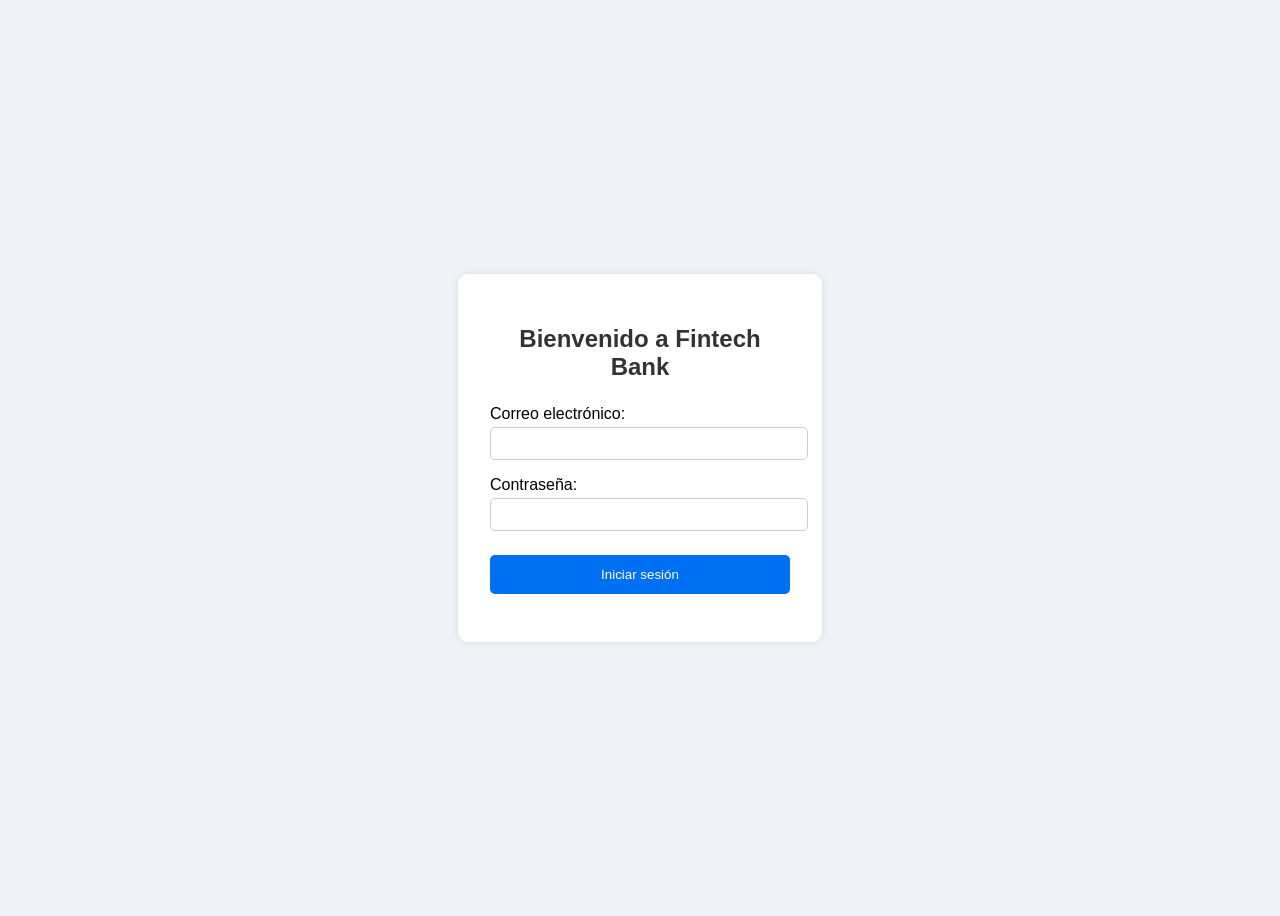
<file: index.html>
<!DOCTYPE html>
<html lang="es">
<head>
  <meta charset="UTF-8" />
  <meta name="viewport" content="width=device-width, initial-scale=1.0"/>
  <title>Login Fintech</title>
  <link rel="stylesheet" href="styles.css" />
</head>
<body>
  <div class="login-container">
    <h2>Bienvenido a Fintech Bank</h2>
    <form id="loginForm">
      <label for="email">Correo electrónico:</label>
      <input type="email" id="email" name="email" required />

      <label for="password">Contraseña:</label>
      <input type="password" id="password" name="password" required />

      <button type="submit">Iniciar sesión</button>
    </form>
    <p id="error" class="error"></p>
  </div>

  <script src="index.js"></script>
</body>
</html>
</file>
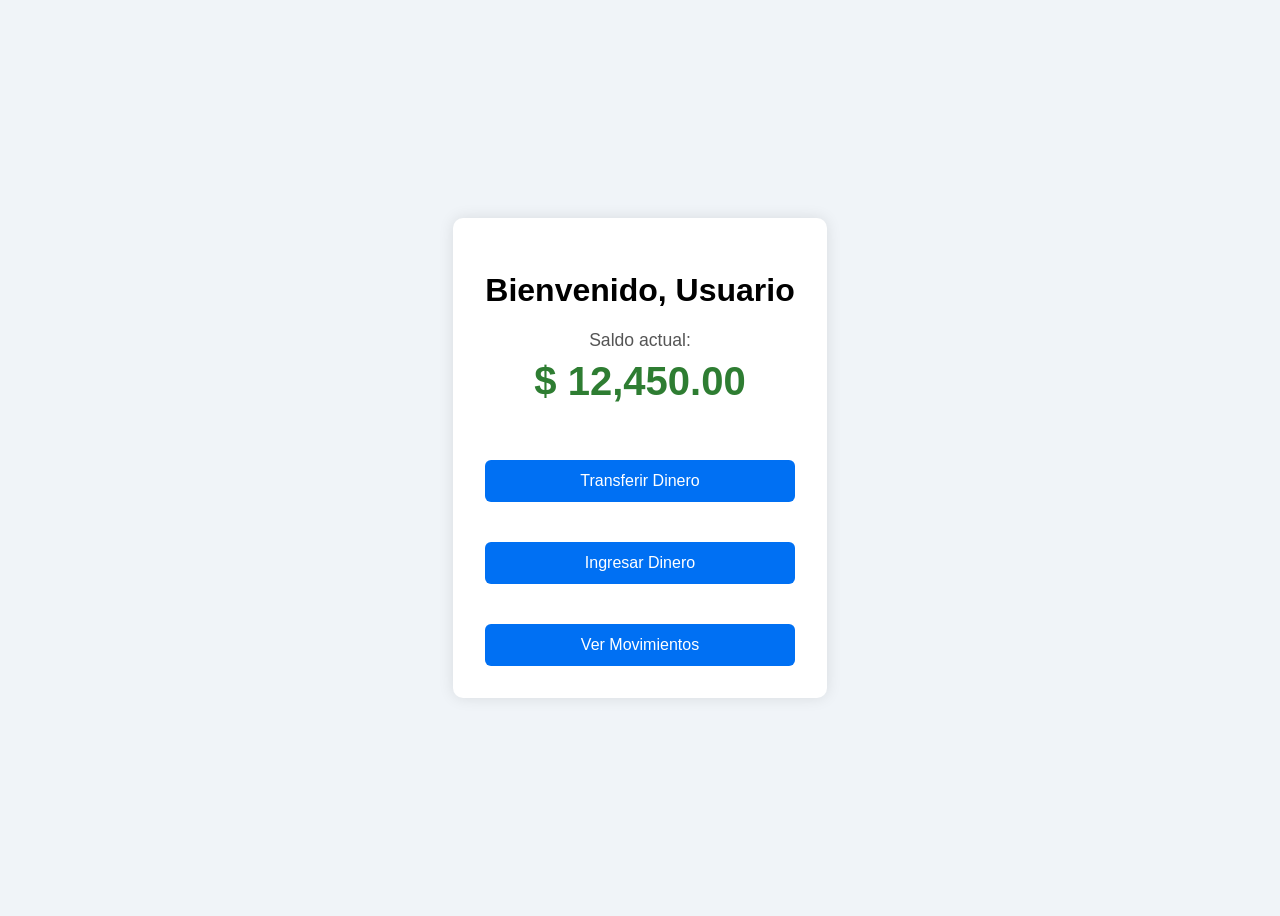
<file: dashboard.html>
<!DOCTYPE html>
<html lang="es">
<head>
  <meta charset="UTF-8" />
  <meta name="viewport" content="width=device-width, initial-scale=1.0"/>
  <title>Dashboard - Fintech</title>
  <link rel="stylesheet" href="styles.css" />
</head>
<body>
  <div class="dashboard-container">
    <h1>Bienvenido, Usuario</h1>

    <div class="balance">
      <p>Saldo actual:</p>
      <h2>$ <span id="saldo">12,450.00</span></h2>
    </div>

    <div class="actions">
      <button onclick="transferir()">Transferir Dinero</button>
      <button onclick="ingresar()">Ingresar Dinero</button>
      <button onclick="verMovimientos()">Ver Movimientos</button>
    </div>
  </div>

  <script>
    function transferir() {
      alert("Función de transferencia aún no implementada.");
    }

    function ingresar() {
      alert("Función para ingresar dinero aún no implementada.");
    }

    function verMovimientos() {
      alert("Mostrando movimientos recientes...");
    }
  </script>
</body>
</html>
</file>
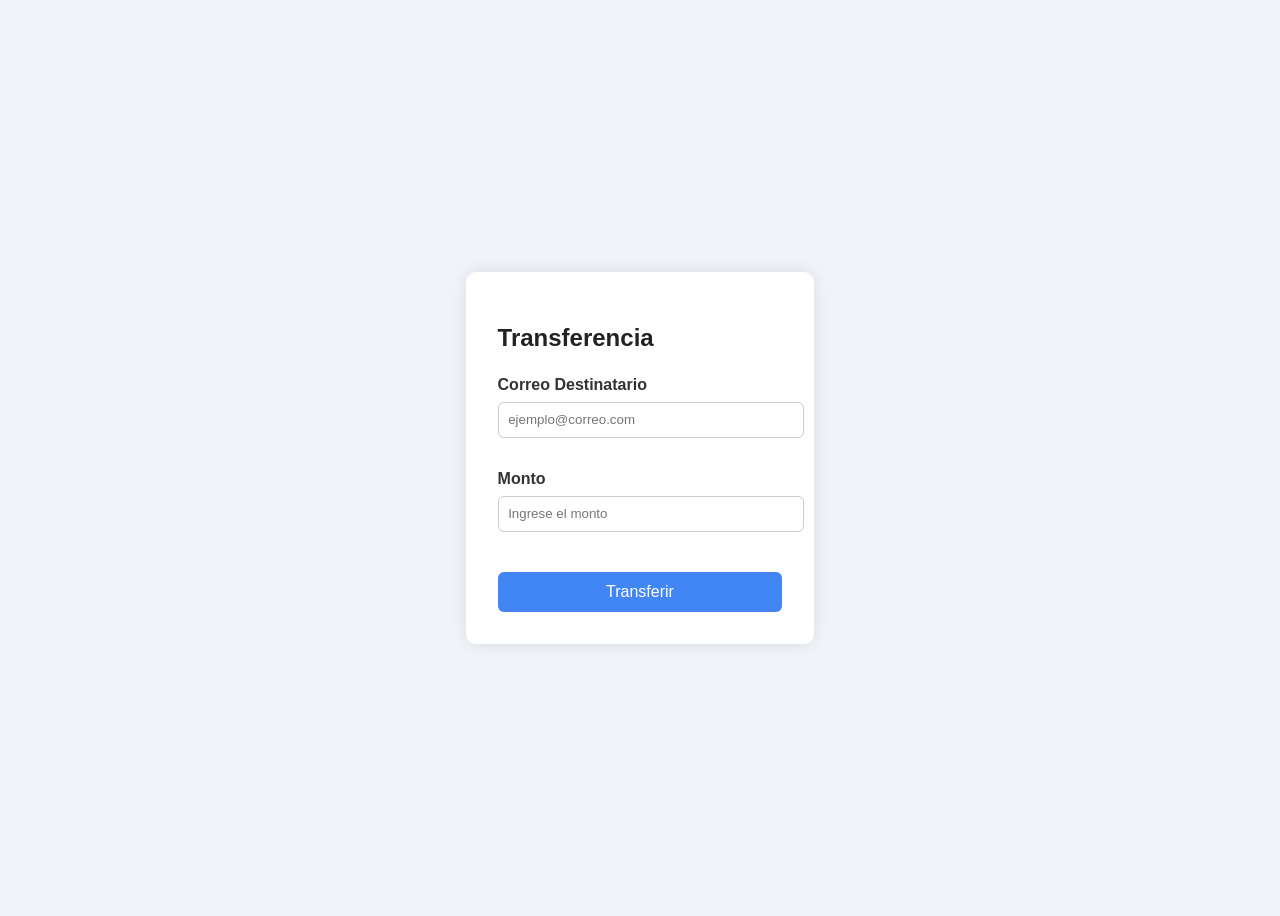
<file: transferencia.html>
<!DOCTYPE html>
<html lang="es">
<head>
  <meta charset="UTF-8" />
  <meta name="viewport" content="width=device-width, initial-scale=1.0"/>
  <title>Transferencia</title>
  <link rel="stylesheet" href="styles.css" />
</head>
<body>
  <div class="transfer-container">
    <h2>Transferencia</h2>

    <form id="transferForm">
      <label for="correo">Correo Destinatario</label>
      <input type="email" id="correo" placeholder="ejemplo@correo.com" required />

      <label for="monto">Monto</label>
      <input type="number" id="monto" placeholder="Ingrese el monto" required />

      <button type="submit">Transferir</button>
    </form>
  </div>

  <script>
    document.getElementById("transferForm").addEventListener("submit", function (e) {
      e.preventDefault();

      const correo = document.getElementById("correo").value;
      const monto = document.getElementById("monto").value;

      alert(Transferencia de $${monto} enviada a ${correo});
      // Aquí podrías hacer un fetch POST al backend en producción
    });
  </script>
</body>
</html>
</file>
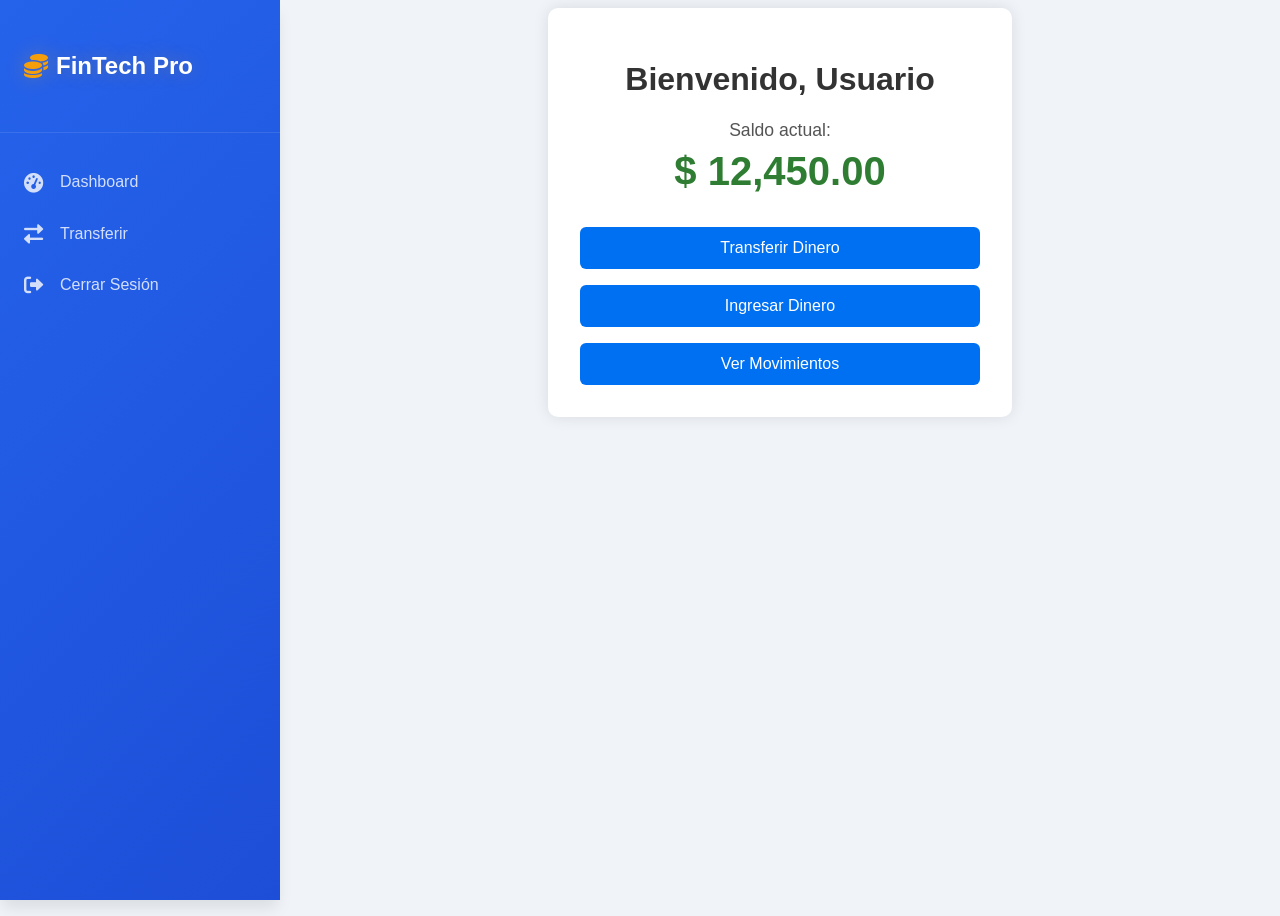
<file: front-end/pages/dashboard.html>
<!DOCTYPE html>
<html lang="es">
<head>
  <meta charset="UTF-8" />
  <meta name="viewport" content="width=device-width, initial-scale=1.0"/>
  <title>Dashboard - Fintech</title>
  <link rel="stylesheet" href="../styles/navbar.css" />
  <link rel="stylesheet" href="../styles/dashboard.css" />
  <link href="https://cdnjs.cloudflare.com/ajax/libs/font-awesome/6.0.0/css/all.min.css" rel="stylesheet">
</head>
<body>
  <!-- Navbar Vertical -->
  <nav class="sidebar">
    <div class="sidebar-header">
      <a href="home.html" class="logo-link">
        <h2><i class="fas fa-coins"></i> FinTech Pro</h2>
      </a>
    </div>
    <ul class="nav-menu">
      <li class="nav-item">
        <a href="dashboard.html" class="nav-link">
          <i class="fas fa-tachometer-alt"></i>
          <span>Dashboard</span>
        </a>
        <a href="transferencia.html" class="nav-link">
          <i class="fas fa-exchange-alt"></i>
          <span>Transferir</span>
        </a>
        <a href="login.html" class="nav-link">
          <i class="fas fa-sign-out-alt"></i>
          <span>Cerrar Sesión</span>
        </a>
      </li>
    </ul>
  </nav>
  <div class="content-with-navbar">
    <div class="dashboard-container">
    <h1>Bienvenido, Usuario</h1>

    <div class="balance">
      <p>Saldo actual:</p>
      <h2>$ <span id="saldo">12,450.00</span></h2>
    </div>

    <div class="actions">
      <button onclick="transferir()">Transferir Dinero</button>
      <button onclick="ingresar()">Ingresar Dinero</button>
      <button onclick="verMovimientos()">Ver Movimientos</button>
    </div>
    </div>
  </div>

  <script src="../scripts/dashboard.js"></script>
</body>
</html>
</file>
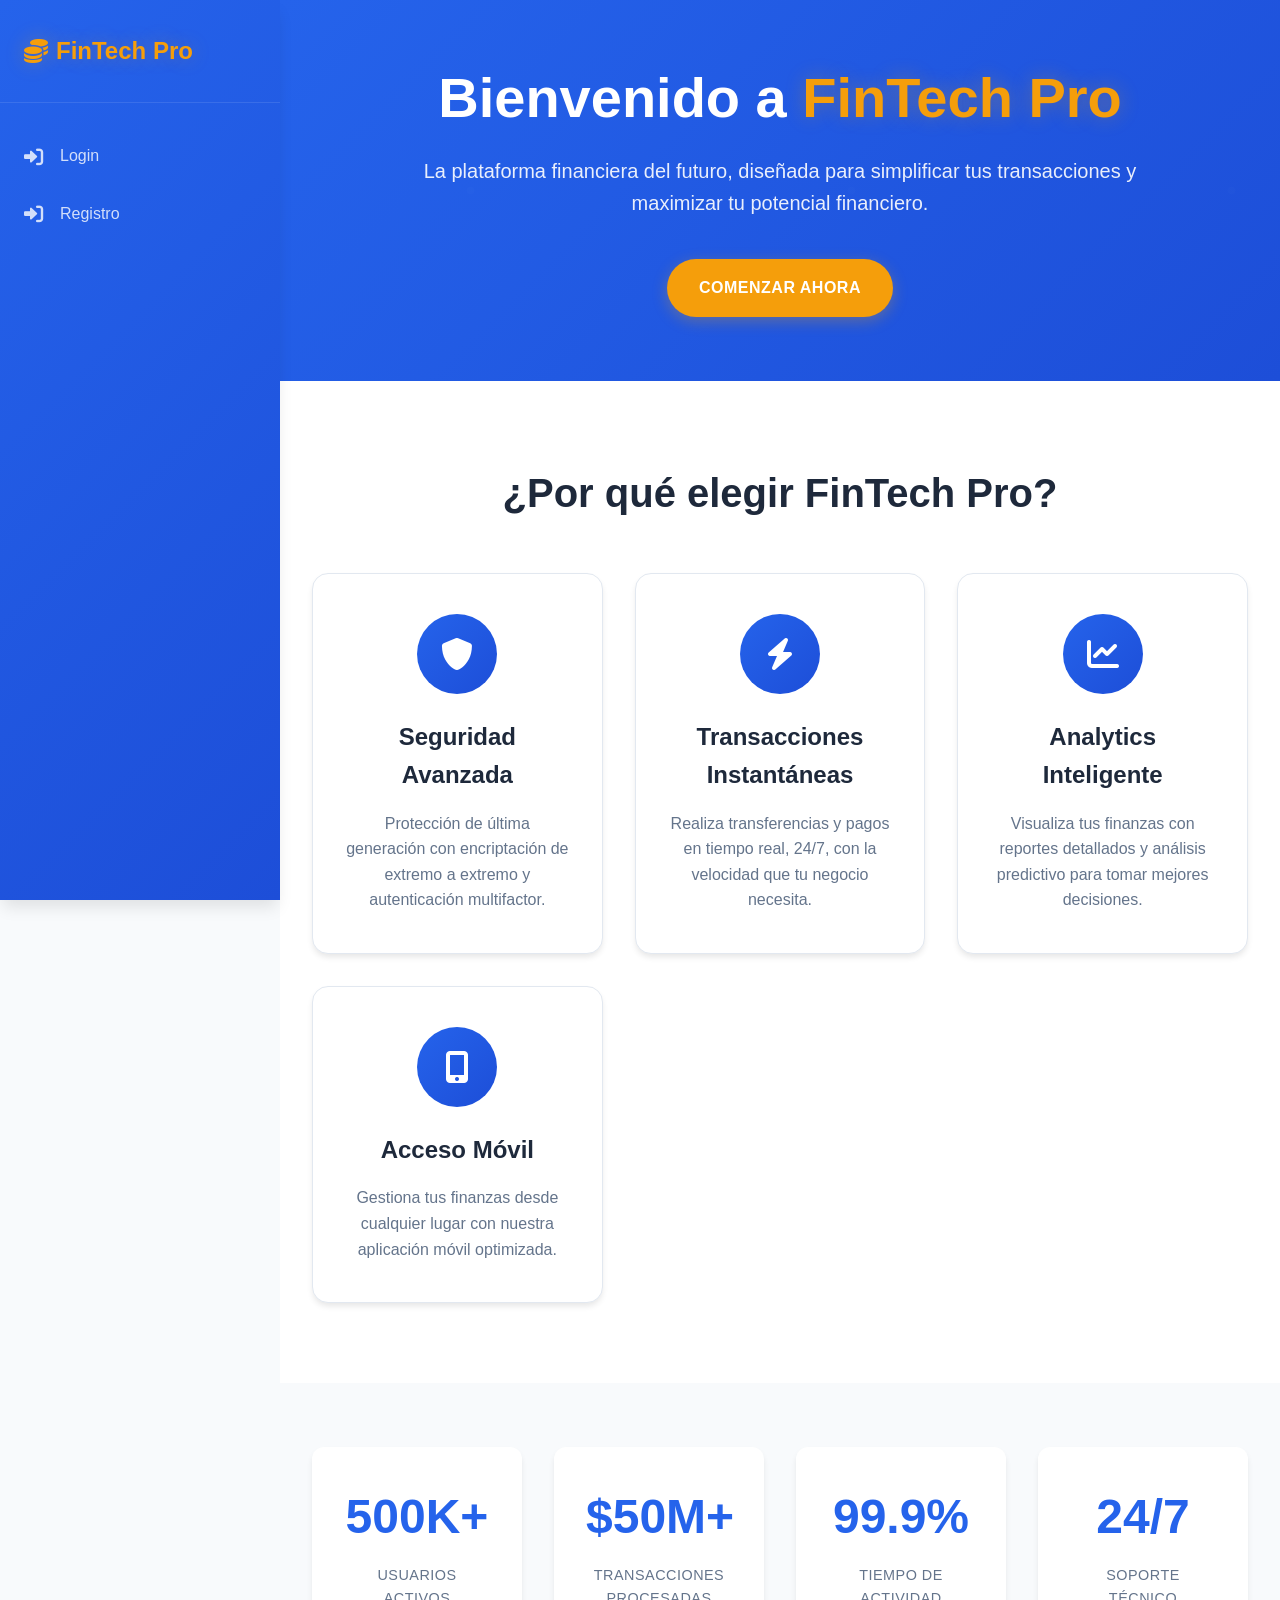
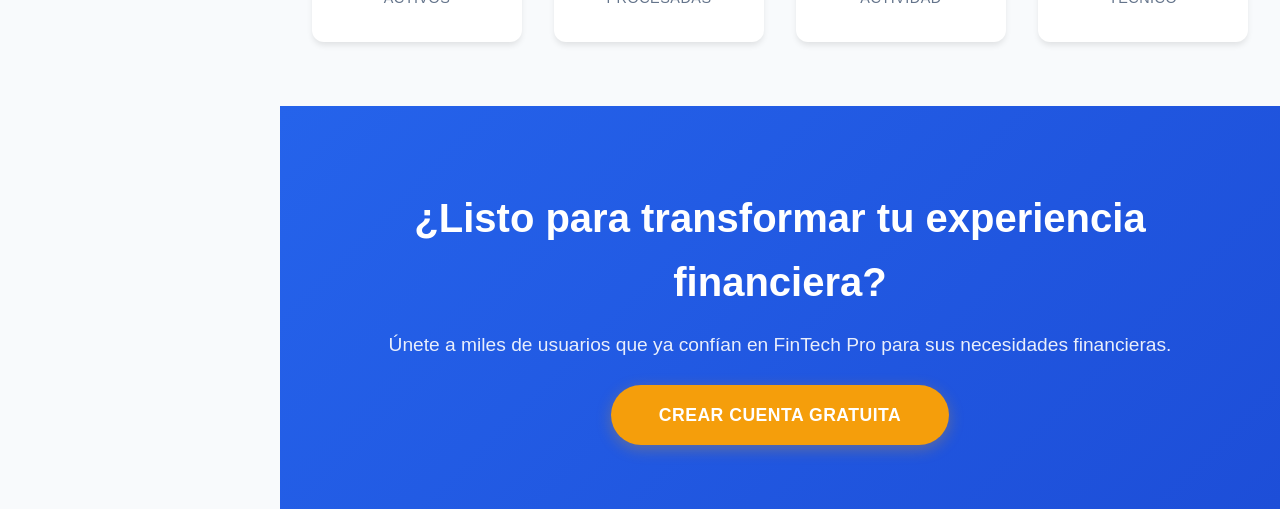
<file: front-end/pages/home.html>
<!DOCTYPE html>
<html lang="es">
<head>
    <meta charset="UTF-8">
    <meta name="viewport" content="width=device-width, initial-scale=1.0">
    <title>FinTech Pro - Inicio</title>
    <link rel="stylesheet" href="../styles/home.css" />
    
    <link href="https://cdnjs.cloudflare.com/ajax/libs/font-awesome/6.0.0/css/all.min.css" rel="stylesheet">
</head>
<body>
    <!-- Navbar Vertical -->
    <nav class="sidebar">
        <div class="sidebar-header">
            <a href="home.html" class="logo-link">
                <h2><i class="fas fa-coins"></i> FinTech Pro</h2>
            </a>
        </div>
        <ul class="nav-menu">
            <li class="nav-item">
                <a href="login.html" class="nav-link">
                    <i class="fas fa-sign-in-alt"></i>
                    <span>Login</span>
                </a>
                <a href="registro.html" class="nav-link">
                    <i class="fas fa-sign-in-alt"></i>
                    <span>Registro</span>
                </a>
            </li>
        </ul>
    </nav>

    <!-- Contenido Principal -->
    <main class="main-content">
        <!-- Hero Section -->
        <section class="hero">
            <div class="hero-content">
                <h1>Bienvenido a <span class="brand">FinTech Pro</span></h1>
                <p class="hero-subtitle">La plataforma financiera del futuro, diseñada para simplificar tus transacciones y maximizar tu potencial financiero.</p>
                <div class="hero-buttons">
                    <a href="login.html" class="btn-primary">Comenzar Ahora</a>
                </div>
            </div>
        </section>

        <!-- Features Section -->
        <section class="features">
            <div class="container">
                <h2 class="section-title">¿Por qué elegir FinTech Pro?</h2>
                <div class="features-grid">
                    <div class="feature-card">
                        <div class="feature-icon">
                            <i class="fas fa-shield-alt"></i>
                        </div>
                        <h3>Seguridad Avanzada</h3>
                        <p>Protección de última generación con encriptación de extremo a extremo y autenticación multifactor.</p>
                    </div>
                    <div class="feature-card">
                        <div class="feature-icon">
                            <i class="fas fa-bolt"></i>
                        </div>
                        <h3>Transacciones Instantáneas</h3>
                        <p>Realiza transferencias y pagos en tiempo real, 24/7, con la velocidad que tu negocio necesita.</p>
                    </div>
                    <div class="feature-card">
                        <div class="feature-icon">
                            <i class="fas fa-chart-line"></i>
                        </div>
                        <h3>Analytics Inteligente</h3>
                        <p>Visualiza tus finanzas con reportes detallados y análisis predictivo para tomar mejores decisiones.</p>
                    </div>
                    <div class="feature-card">
                        <div class="feature-icon">
                            <i class="fas fa-mobile-alt"></i>
                        </div>
                        <h3>Acceso Móvil</h3>
                        <p>Gestiona tus finanzas desde cualquier lugar con nuestra aplicación móvil optimizada.</p>
                    </div>
                </div>
            </div>
        </section>

        <!-- Stats Section -->
        <section class="stats">
            <div class="container">
                <div class="stats-grid">
                    <div class="stat-item">
                        <div class="stat-number">500K+</div>
                        <div class="stat-label">Usuarios Activos</div>
                    </div>
                    <div class="stat-item">
                        <div class="stat-number">$50M+</div>
                        <div class="stat-label">Transacciones Procesadas</div>
                    </div>
                    <div class="stat-item">
                        <div class="stat-number">99.9%</div>
                        <div class="stat-label">Tiempo de Actividad</div>
                    </div>
                    <div class="stat-item">
                        <div class="stat-number">24/7</div>
                        <div class="stat-label">Soporte Técnico</div>
                    </div>
                </div>
            </div>
        </section>

        <!-- CTA Section -->
        <section class="cta">
            <div class="container">
                <div class="cta-content">
                    <h2>¿Listo para transformar tu experiencia financiera?</h2>
                    <p>Únete a miles de usuarios que ya confían en FinTech Pro para sus necesidades financieras.</p>
                    <a href="registro.html" class="btn-primary large">Crear Cuenta Gratuita</a>

                </div>
            </div>
        </section>
    </main>
</body>
</html>
</file>
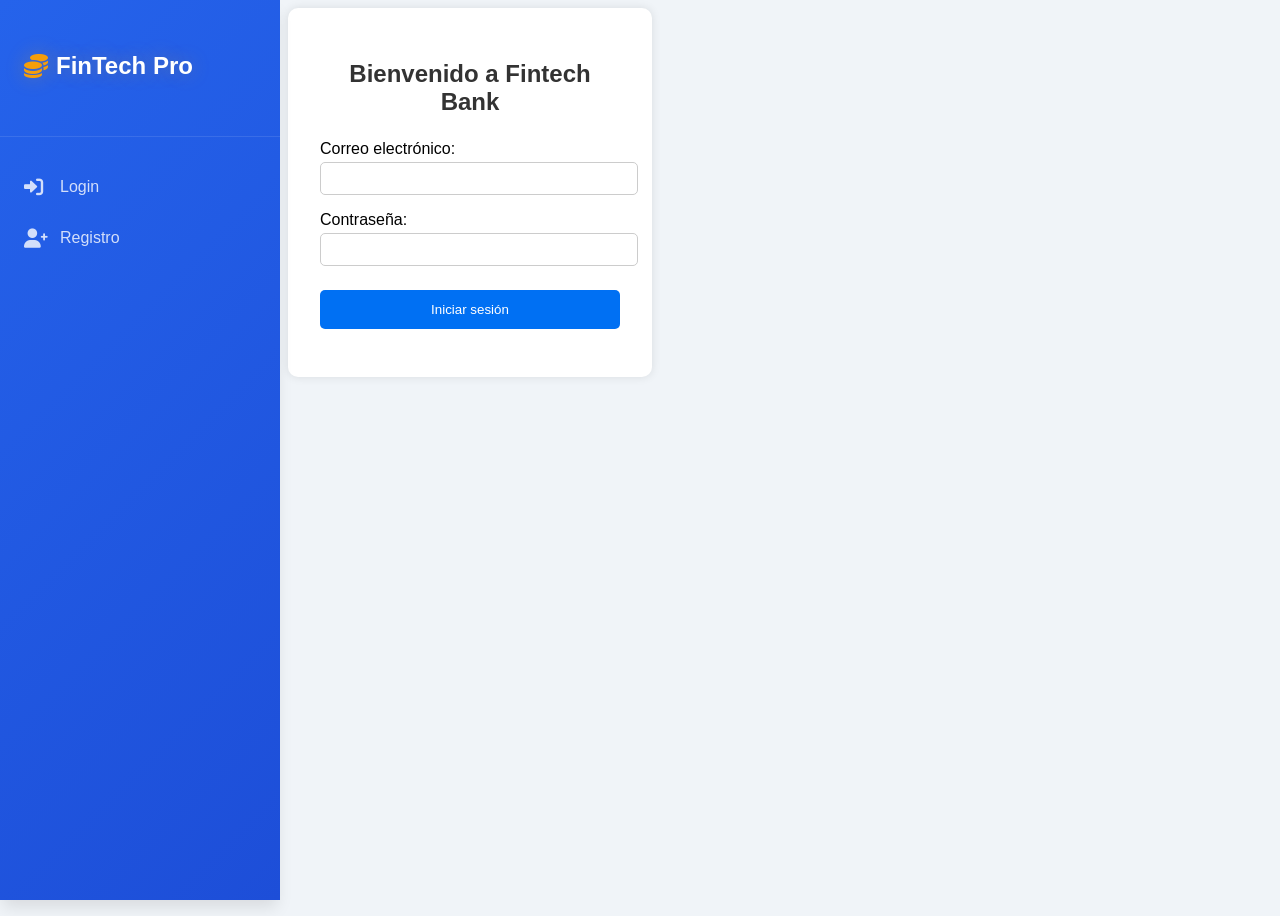
<file: front-end/pages/login.html>
<!DOCTYPE html>
<html lang="es">
<head>
  <meta charset="UTF-8" />
  <meta name="viewport" content="width=device-width, initial-scale=1.0"/>
  <title>Login Fintech</title>
  <link rel="stylesheet" href="../styles/navbar.css" />
  <link rel="stylesheet" href="../styles/login.css" />
  <link href="https://cdnjs.cloudflare.com/ajax/libs/font-awesome/6.0.0/css/all.min.css" rel="stylesheet">
</head>
<body>
  <!-- Navbar Vertical -->
  <nav class="sidebar">
    <div class="sidebar-header">
      <a href="home.html" class="logo-link">
        <h2><i class="fas fa-coins"></i> FinTech Pro</h2>
      </a>
    </div>
    <ul class="nav-menu">
      <li class="nav-item">
        <a href="login.html" class="nav-link">
          <i class="fas fa-sign-in-alt"></i>
          <span>Login</span>
        </a>
        <a href="registro.html" class="nav-link">
          <i class="fas fa-user-plus"></i>
          <span>Registro</span>
        </a>
      </li>
    </ul>
  </nav>
  <div class="content-with-navbar">
    <div class="login-container">
    <h2>Bienvenido a Fintech Bank</h2>
    <form id="loginForm">
      <label for="email">Correo electrónico:</label>
      <input type="email" id="email" name="email" required />

      <label for="password">Contraseña:</label>
      <input type="password" id="password" name="password" required />

      <button type="submit">Iniciar sesión</button>
    </form>
    <p id="error" class="error"></p>
    </div>
  </div>

  <script src="../scripts/login.js"></script>
</body>
</html>
</file>
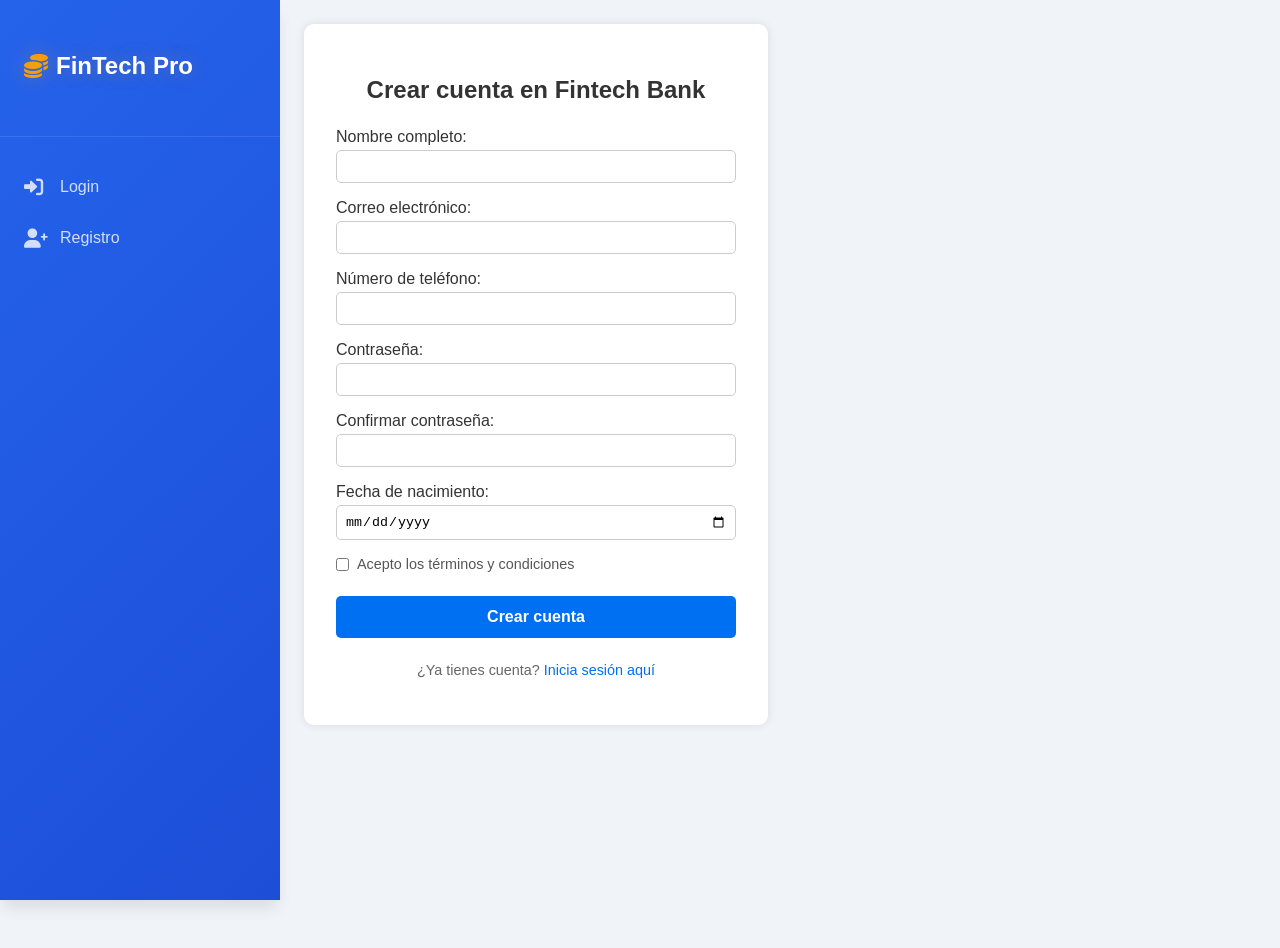
<file: front-end/pages/registro.html>
<!DOCTYPE html>
<html lang="es">
<head>
  <meta charset="UTF-8" />
  <meta name="viewport" content="width=device-width, initial-scale=1.0"/>
  <title>Registro Fintech</title>
  <link rel="stylesheet" href="../styles/navbar.css" />
  <link rel="stylesheet" href="../styles/registro.css" />
  <link href="https://cdnjs.cloudflare.com/ajax/libs/font-awesome/6.0.0/css/all.min.css" rel="stylesheet">
</head>
<body>
  <!-- Navbar Vertical -->
  <nav class="sidebar">
    <div class="sidebar-header">
      <a href="home.html" class="logo-link">
        <h2><i class="fas fa-coins"></i> FinTech Pro</h2>
      </a>
    </div>
    <ul class="nav-menu">
      <li class="nav-item">
        <a href="login.html" class="nav-link">
          <i class="fas fa-sign-in-alt"></i>
          <span>Login</span>
        </a>
        <a href="registro.html" class="nav-link">
          <i class="fas fa-user-plus"></i>
          <span>Registro</span>
        </a>
      </li>
    </ul>
  </nav>
  <div class="content-with-navbar">
    <div class="registro-container">
    <h2>Crear cuenta en Fintech Bank</h2>
    <form id="registroForm">
      <label for="nombre">Nombre completo:</label>
      <input type="text" id="nombre" name="nombre" required />

      <label for="email">Correo electrónico:</label>
      <input type="email" id="email" name="email" required />

      <label for="telefono">Número de teléfono:</label>
      <input type="tel" id="telefono" name="telefono" required />

      <label for="password">Contraseña:</label>
      <input type="password" id="password" name="password" required />

      <label for="confirmPassword">Confirmar contraseña:</label>
      <input type="password" id="confirmPassword" name="confirmPassword" required />

      <label for="fechaNacimiento">Fecha de nacimiento:</label>
      <input type="date" id="fechaNacimiento" name="fechaNacimiento" required />

      <div class="checkbox-container">
        <input type="checkbox" id="terminos" name="terminos" required />
        <label for="terminos">Acepto los términos y condiciones</label>
      </div>

      <button type="submit">Crear cuenta</button>
    </form>
    <p id="error" class="error"></p>
    <p class="login-link">¿Ya tienes cuenta? <a href="login.html">Inicia sesión aquí</a></p>
    </div>
  </div>

  <script src="../scripts/registro.js"></script>
</body>
</html>
</file>
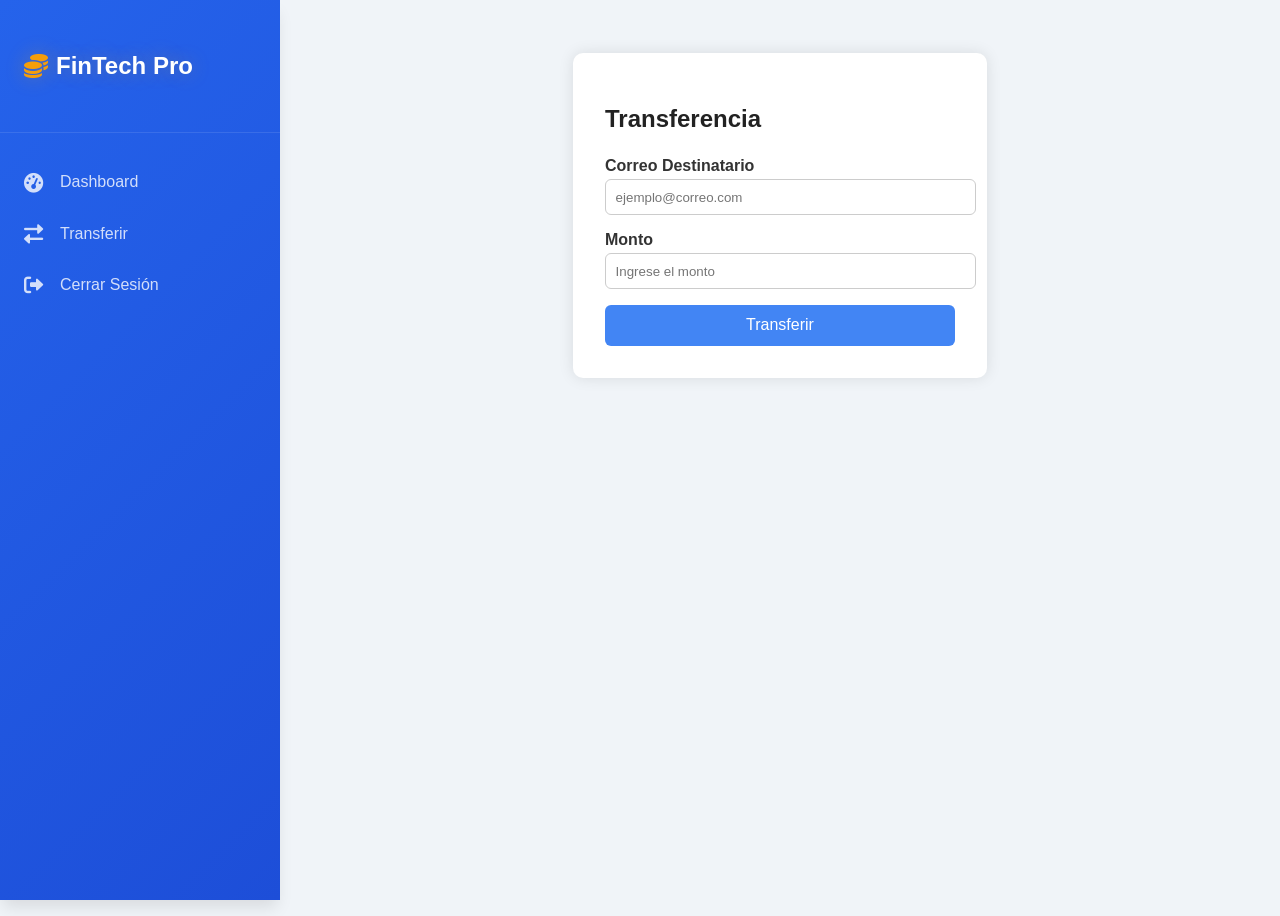
<file: front-end/pages/transferencia.html>
<!DOCTYPE html>
<html lang="es">
<head>
  <meta charset="UTF-8" />
  <meta name="viewport" content="width=device-width, initial-scale=1.0"/>
  <title>Transferencia</title>
  <link rel="stylesheet" href="../styles/navbar.css" />
  <link rel="stylesheet" href="../styles/transferencia.css" />
  <link href="https://cdnjs.cloudflare.com/ajax/libs/font-awesome/6.0.0/css/all.min.css" rel="stylesheet">
</head>
<body>
  <!-- Navbar Vertical -->
  <nav class="sidebar">
    <div class="sidebar-header">
      <a href="home.html" class="logo-link">
        <h2><i class="fas fa-coins"></i> FinTech Pro</h2>
      </a>
    </div>
    <ul class="nav-menu">
      <li class="nav-item">
        <a href="dashboard.html" class="nav-link">
          <i class="fas fa-tachometer-alt"></i>
          <span>Dashboard</span>
        </a>
        <a href="transferencia.html" class="nav-link">
          <i class="fas fa-exchange-alt"></i>
          <span>Transferir</span>
        </a>
        <a href="login.html" class="nav-link">
          <i class="fas fa-sign-out-alt"></i>
          <span>Cerrar Sesión</span>
        </a>
      </li>
    </ul>
  </nav>
  <div class="content-with-navbar">
    <div class="transfer-container">
    <h2>Transferencia</h2>

    <form id="transferForm">
      <label for="correo">Correo Destinatario</label>
      <input type="email" id="correo" placeholder="ejemplo@correo.com" required />

      <label for="monto">Monto</label>
      <input type="number" id="monto" placeholder="Ingrese el monto" required />

      <button type="submit">Transferir</button>
    </form>
    </div>
  </div>

  <script src="../scripts/transferencia.js"></script>
</body>
</html>
</file>
<file: styles.css>
body {
  font-family: Arial, sans-serif;
  background-color: #f0f4f8;
  display: flex;
  justify-content: center;
  align-items: center;
  height: 100vh;
}

.login-container {
  background-color: #ffffff;
  padding: 2rem;
  border-radius: 10px;
  box-shadow: 0 0 10px rgba(0, 0, 0, 0.1);
  width: 300px;
}

h2 {
  margin-bottom: 1.5rem;
  color: #333;
  text-align: center;
}

label {
  display: block;
  margin-top: 1rem;
}

input {
  width: 100%;
  padding: 0.5rem;
  margin-top: 0.25rem;
  border: 1px solid #ccc;
  border-radius: 5px;
}

button {
  width: 100%;
  padding: 0.75rem;
  margin-top: 1.5rem;
  background-color: #0070f3;
  color: white;
  border: none;
  border-radius: 5px;
  cursor: pointer;
}

button:hover {
  background-color: #005bb5;
}

.error {
  color: red;
  margin-top: 1rem;
  text-align: center;
}

.dashboard-container {
  max-width: 400px;
  margin: 0 auto;
  background-color: #ffffff;
  padding: 2rem;
  border-radius: 10px;
  box-shadow: 0 0 15px rgba(0, 0, 0, 0.1);
  text-align: center;
}

.balance p {
  margin: 0;
  font-size: 1.1rem;
  color: #555;
}

.balance h2 {
  margin-top: 0.5rem;
  font-size: 2.5rem;
  color: #2e7d32;
}

.actions {
  margin-top: 2rem;
  display: flex;
  flex-direction: column;
  gap: 1rem;
}

.actions button {
  padding: 0.75rem;
  font-size: 1rem;
  background-color: #0070f3;
  color: white;
  border: none;
  border-radius: 6px;
  cursor: pointer;
  transition: background 0.2s ease;
}

.actions button:hover {
  background-color: #005bb5;
}

.transfer-container {
  max-width: 350px;
  margin: 5vh auto;
  background-color: white;
  padding: 2rem;
  border-radius: 10px;
  box-shadow: 0 0 15px rgba(0, 0, 0, 0.1);
}

.transfer-container h2 {
  text-align: left;
  margin-bottom: 1.5rem;
  color: #222;
}

.transfer-container label {
  display: block;
  margin-bottom: 0.25rem;
  font-weight: 600;
  color: #333;
}

.transfer-container input {
  width: 100%;
  padding: 0.6rem;
  margin-bottom: 1rem;
  border: 1px solid #ccc;
  border-radius: 6px;
}

.transfer-container button {
  width: 100%;
  padding: 0.7rem;
  background-color: #4285f4;
  color: white;
  border: none;
  border-radius: 6px;
  font-size: 1rem;
  cursor: pointer;
  transition: background-color 0.2s ease;
}

.transfer-container button:hover {
  background-color: #2f6fe4;
}
</file>
<file: front-end/styles/navbar.css>
/* Variables CSS para el navbar */
:root {
  --primary-color: #2563eb;
  --primary-dark: #1d4ed8;
  --accent-color: #f59e0b;
  --sidebar-width: 280px;
  --shadow-lg: 0 10px 15px -3px rgba(0, 0, 0, 0.1);
}

/* Sidebar Navigation */
.sidebar {
  width: var(--sidebar-width);
  background: linear-gradient(135deg, var(--primary-color), var(--primary-dark));
  color: white;
  position: fixed;
  height: 100vh;
  left: 0;
  top: 0;
  display: flex;
  flex-direction: column;
  box-shadow: var(--shadow-lg);
  z-index: 1000;
}

.sidebar-header {
  padding: 2rem 1.5rem;
  border-bottom: 1px solid rgba(255, 255, 255, 0.1);
}

.sidebar-header h2 {
  font-size: 1.5rem;
  font-weight: 700;
  display: flex;
  align-items: center;
  gap: 0.5rem;
}

.sidebar-header i {
  color: var(--accent-color);
}

.nav-menu {
  flex: 1;
  list-style: none;
  padding: 1rem 0;
  margin: 0;
}

.nav-item {
  margin: 0.5rem 0;
}

.nav-link {
  display: flex;
  align-items: center;
  gap: 1rem;
  padding: 1rem 1.5rem;
  color: rgba(255, 255, 255, 0.8);
  text-decoration: none;
  transition: all 0.3s ease;
  border-radius: 0 25px 25px 0;
  margin-right: 1rem;
}

.nav-link:hover {
  background-color: rgba(255, 255, 255, 0.1);
  color: white;
  transform: translateX(5px);
}

.nav-item.active .nav-link {
  background-color: rgba(255, 255, 255, 0.2);
  color: white;
  font-weight: 600;
}

.nav-link i {
  font-size: 1.2rem;
  width: 20px;
}

.logo-link {
  text-decoration: none;
  color: white;
}

.logo-link h2 {
  color: white;
  text-shadow: 0 0 20px rgba(245, 158, 11, 0.3);
}

.logo-link:hover {
  text-decoration: none;
}

/* Ajuste para el contenido principal cuando hay navbar */
.content-with-navbar {
  margin-left: var(--sidebar-width);
  min-height: 100vh;
  width: calc(100% - var(--sidebar-width));
}

/* Responsive Design para navbar */
@media (max-width: 768px) {
  .sidebar {
    width: 100%;
    height: auto;
    position: relative;
  }
  
  .content-with-navbar {
    margin-left: 0;
    width: 100%;
  }
}
</file>
<file: front-end/styles/dashboard.css>
body {
  font-family: Arial, sans-serif;
  background-color: #f0f4f8;
  display: flex;
  justify-content: center;
  align-items: center;
  height: 100vh;
}

.dashboard-container {
  max-width: 400px;
  margin: 0 auto;
  background-color: #ffffff;
  padding: 2rem;
  border-radius: 10px;
  box-shadow: 0 0 15px rgba(0, 0, 0, 0.1);
  text-align: center;
}

h1 {
  color: #333;
}

.balance p {
  margin: 0;
  font-size: 1.1rem;
  color: #555;
}

.balance h2 {
  margin-top: 0.5rem;
  font-size: 2.5rem;
  color: #2e7d32;
}

.actions {
  margin-top: 2rem;
  display: flex;
  flex-direction: column;
  gap: 1rem;
}

.actions button {
  padding: 0.75rem;
  font-size: 1rem;
  background-color: #0070f3;
  color: white;
  border: none;
  border-radius: 6px;
  cursor: pointer;
  transition: background 0.2s ease;
}

.actions button:hover {
  background-color: #005bb5;
}
</file>
<file: front-end/styles/home.css>
/* Reset y variables CSS */
* {
  margin: 0;
  padding: 0;
  box-sizing: border-box;
}

:root {
  --primary-color: #2563eb;
  --primary-dark: #1d4ed8;
  --secondary-color: #64748b;
  --accent-color: #f59e0b;
  --success-color: #10b981;
  --background-color: #f8fafc;
  --card-background: #ffffff;
  --text-primary: #1e293b;
  --text-secondary: #64748b;
  --border-color: #e2e8f0;
  --sidebar-width: 280px;
  --shadow: 0 4px 6px -1px rgba(0, 0, 0, 0.1);
  --shadow-lg: 0 10px 15px -3px rgba(0, 0, 0, 0.1);
}

body {
  font-family: 'Segoe UI', Tahoma, Geneva, Verdana, sans-serif;
  background-color: var(--background-color);
  color: var(--text-primary);
  line-height: 1.6;
  display: flex;
  min-height: 100vh;
}

/* Sidebar Navigation */
.sidebar {
  width: var(--sidebar-width);
  background: linear-gradient(135deg, var(--primary-color), var(--primary-dark));
  color: white;
  position: fixed;
  height: 100vh;
  left: 0;
  top: 0;
  display: flex;
  flex-direction: column;
  box-shadow: var(--shadow-lg);
  z-index: 1000;
}

.sidebar-header {
  padding: 2rem 1.5rem;
  border-bottom: 1px solid rgba(255, 255, 255, 0.1);
}

.sidebar-header h2 {
  font-size: 1.5rem;
  font-weight: 700;
  display: flex;
  align-items: center;
  gap: 0.5rem;
}

.sidebar-header i {
  color: var(--accent-color);
}

.nav-menu {
  flex: 1;
  list-style: none;
  padding: 1rem 0;
}

.nav-item {
  margin: 0.5rem 0;
}

.nav-link {
  display: flex;
  align-items: center;
  gap: 1rem;
  padding: 1rem 1.5rem;
  color: rgba(255, 255, 255, 0.8);
  text-decoration: none;
  transition: all 0.3s ease;
  border-radius: 0 25px 25px 0;
  margin-right: 1rem;
}

.nav-link:hover {
  background-color: rgba(255, 255, 255, 0.1);
  color: white;
  transform: translateX(5px);
}

.comenzar-btn-text{
  text-decoration: none;
}

.btn-primary {
  text-decoration: none;
}

.nav-item.active .nav-link {
  background-color: rgba(255, 255, 255, 0.2);
  color: white;
  font-weight: 600;
}

.nav-link i {
  font-size: 1.2rem;
  width: 20px;
}

.logo-link{
  text-decoration: none;
  color: var(--accent-color);
  text-shadow: 0 0 20px rgba(245, 158, 11, 0.3);
}

.sidebar-footer {
  padding: 1.5rem;
  border-top: 1px solid rgba(255, 255, 255, 0.1);
}

.user-info {
  display: flex;
  align-items: center;
  gap: 0.75rem;
  color: rgba(255, 255, 255, 0.8);
}

.user-info i {
  font-size: 1.5rem;
}

/* Main Content */
.main-content {
  margin-left: var(--sidebar-width);
  flex: 1;
  min-height: 100vh;
}

/* Hero Section */
.hero {
  background: linear-gradient(135deg, var(--primary-color), var(--primary-dark));
  color: white;
  padding: 4rem 2rem;
  text-align: center;
  position: relative;
  overflow: hidden;
}

.hero::before {
  content: '';
  position: absolute;
  top: 0;
  left: 0;
  right: 0;
  bottom: 0;
  background: url('data:image/svg+xml,<svg xmlns="http://www.w3.org/2000/svg" viewBox="0 0 100 100"><defs><pattern id="grain" width="100" height="100" patternUnits="userSpaceOnUse"><circle cx="50" cy="50" r="1" fill="%23ffffff" opacity="0.1"/></pattern></defs><rect width="100" height="100" fill="url(%23grain)"/></svg>');
  opacity: 0.1;
}

.hero-content {
  max-width: 800px;
  margin: 0 auto;
  position: relative;
  z-index: 1;
}

.hero h1 {
  font-size: 3.5rem;
  font-weight: 700;
  margin-bottom: 1.5rem;
  line-height: 1.2;
}

.hero .brand {
  color: var(--accent-color);
  text-shadow: 0 0 20px rgba(245, 158, 11, 0.3);
}

.hero-subtitle {
  font-size: 1.25rem;
  margin-bottom: 2.5rem;
  opacity: 0.9;
  line-height: 1.6;
}

.hero-buttons {
  display: flex;
  gap: 1rem;
  justify-content: center;
  flex-wrap: wrap;
}

/* Buttons */
.btn-primary, .btn-secondary {
  padding: 1rem 2rem;
  border: none;
  border-radius: 50px;
  font-weight: 600;
  font-size: 1rem;
  cursor: pointer;
  transition: all 0.3s ease;
  text-transform: uppercase;
  letter-spacing: 0.5px;
}

.btn-primary {
  background: var(--accent-color);
  color: white;
  box-shadow: 0 4px 15px rgba(245, 158, 11, 0.3);
}

.btn-primary:hover {
  background: #d97706;
  transform: translateY(-2px);
  box-shadow: 0 6px 20px rgba(245, 158, 11, 0.4);
}

.btn-secondary {
  background: transparent;
  color: white;
  border: 2px solid white;
}

.btn-secondary:hover {
  background: white;
  color: var(--primary-color);
  transform: translateY(-2px);
}

.btn-primary.large {
  padding: 1.25rem 3rem;
  font-size: 1.1rem;
}

/* Container */
.container {
  max-width: 1200px;
  margin: 0 auto;
  padding: 0 2rem;
}

/* Features Section */
.features {
  padding: 5rem 0;
  background: white;
}

.section-title {
  text-align: center;
  font-size: 2.5rem;
  font-weight: 700;
  margin-bottom: 3rem;
  color: var(--text-primary);
}

.features-grid {
  display: grid;
  grid-template-columns: repeat(auto-fit, minmax(280px, 1fr));
  gap: 2rem;
}

.feature-card {
  background: var(--card-background);
  padding: 2.5rem 2rem;
  border-radius: 16px;
  text-align: center;
  box-shadow: var(--shadow);
  border: 1px solid var(--border-color);
  transition: transform 0.3s ease, box-shadow 0.3s ease;
}

.feature-card:hover {
  transform: translateY(-5px);
  box-shadow: var(--shadow-lg);
}

.feature-icon {
  width: 80px;
  height: 80px;
  background: linear-gradient(135deg, var(--primary-color), var(--primary-dark));
  border-radius: 50%;
  display: flex;
  align-items: center;
  justify-content: center;
  margin: 0 auto 1.5rem;
}

.feature-icon i {
  font-size: 2rem;
  color: white;
}

.feature-card h3 {
  font-size: 1.5rem;
  font-weight: 600;
  margin-bottom: 1rem;
  color: var(--text-primary);
}

.feature-card p {
  color: var(--text-secondary);
  line-height: 1.6;
}

/* Stats Section */
.stats {
  padding: 4rem 0;
  background: var(--background-color);
}

.stats-grid {
  display: grid;
  grid-template-columns: repeat(auto-fit, minmax(200px, 1fr));
  gap: 2rem;
}

.stat-item {
  text-align: center;
  background: white;
  padding: 2rem;
  border-radius: 12px;
  box-shadow: var(--shadow);
}

.stat-number {
  font-size: 3rem;
  font-weight: 700;
  color: var(--primary-color);
  margin-bottom: 0.5rem;
}

.stat-label {
  color: var(--text-secondary);
  font-weight: 500;
  text-transform: uppercase;
  letter-spacing: 0.5px;
  font-size: 0.9rem;
}

/* CTA Section */
.cta {
  padding: 5rem 0;
  background: linear-gradient(135deg, var(--primary-color), var(--primary-dark));
  color: white;
  text-align: center;
}

.cta-content h2 {
  font-size: 2.5rem;
  font-weight: 700;
  margin-bottom: 1rem;
}

.cta-content p {
  font-size: 1.2rem;
  margin-bottom: 2.5rem;
  opacity: 0.9;
}

/* Responsive Design */
@media (max-width: 768px) {
  .sidebar {
    width: 100%;
    height: auto;
    position: relative;
  }
  
  .main-content {
    margin-left: 0;
  }
  
  .hero h1 {
    font-size: 2.5rem;
  }
  
  .hero-buttons {
    flex-direction: column;
    align-items: center;
  }
  
  .features-grid {
    grid-template-columns: 1fr;
  }
  
  .stats-grid {
    grid-template-columns: repeat(2, 1fr);
  }
  
  .section-title {
    font-size: 2rem;
  }
  
  .cta-content h2 {
    font-size: 2rem;
  }
}
</file>
<file: front-end/styles/login.css>
body {
  font-family: Arial, sans-serif;
  background-color: #f0f4f8;
  display: flex;
  justify-content: center;
  align-items: center;
  height: 100vh;
}

.login-container {
  background-color: #ffffff;
  padding: 2rem;
  border-radius: 10px;
  box-shadow: 0 0 10px rgba(0, 0, 0, 0.1);
  width: 300px;
}

h2 {
  margin-bottom: 1.5rem;
  color: #333;
  text-align: center;
}

label {
  display: block;
  margin-top: 1rem;
}

input {
  width: 100%;
  padding: 0.5rem;
  margin-top: 0.25rem;
  border: 1px solid #ccc;
  border-radius: 5px;
}

button {
  width: 100%;
  padding: 0.75rem;
  margin-top: 1.5rem;
  background-color: #0070f3;
  color: white;
  border: none;
  border-radius: 5px;
  cursor: pointer;
}

button:hover {
  background-color: #005bb5;
}

.error {
  color: red;
  margin-top: 1rem;
  text-align: center;
}
</file>
<file: front-end/styles/registro.css>
body {
  font-family: Arial, sans-serif;
  background-color: #f0f4f8;
  display: flex;
  justify-content: center;
  align-items: center;
  min-height: 100vh;
  padding: 1rem;
}

.registro-container {
  background-color: #ffffff;
  padding: 2rem;
  border-radius: 10px;
  box-shadow: 0 0 10px rgba(0, 0, 0, 0.1);
  width: 100%;
  max-width: 400px;
}

h2 {
  margin-bottom: 1.5rem;
  color: #333;
  text-align: center;
}

label {
  display: block;
  margin-top: 1rem;
  color: #333;
  font-weight: 500;
}

input[type="text"],
input[type="email"],
input[type="tel"],
input[type="password"],
input[type="date"] {
  width: 100%;
  padding: 0.5rem;
  margin-top: 0.25rem;
  border: 1px solid #ccc;
  border-radius: 5px;
  box-sizing: border-box;
}

input:focus {
  outline: none;
  border-color: #0070f3;
  box-shadow: 0 0 0 2px rgba(0, 112, 243, 0.1);
}

.checkbox-container {
  display: flex;
  align-items: center;
  margin-top: 1rem;
  gap: 0.5rem;
}

.checkbox-container input[type="checkbox"] {
  width: auto;
  margin: 0;
}

.checkbox-container label {
  margin: 0;
  font-size: 0.9rem;
  color: #555;
}

button {
  width: 100%;
  padding: 0.75rem;
  margin-top: 1.5rem;
  background-color: #0070f3;
  color: white;
  border: none;
  border-radius: 5px;
  cursor: pointer;
  font-size: 1rem;
  font-weight: 600;
}

button:hover {
  background-color: #005bb5;
}

button:disabled {
  background-color: #ccc;
  cursor: not-allowed;
}

.error {
  color: red;
  margin-top: 1rem;
  text-align: center;
  font-size: 0.9rem;
}

.login-link {
  text-align: center;
  margin-top: 1.5rem;
  color: #666;
  font-size: 0.9rem;
}

.login-link a {
  color: #0070f3;
  text-decoration: none;
}

.login-link a:hover {
  text-decoration: underline;
}

/* Responsive design */
@media (max-width: 480px) {
  .registro-container {
    padding: 1.5rem;
    margin: 1rem;
  }
}
</file>
<file: front-end/styles/transferencia.css>
body {
  font-family: Arial, sans-serif;
  background-color: #f0f4f8;
  display: flex;
  justify-content: center;
  align-items: center;
  height: 100vh;
}

.transfer-container {
  max-width: 350px;
  margin: 5vh auto;
  background-color: white;
  padding: 2rem;
  border-radius: 10px;
  box-shadow: 0 0 15px rgba(0, 0, 0, 0.1);
}

.transfer-container h2 {
  text-align: left;
  margin-bottom: 1.5rem;
  color: #222;
}

.transfer-container label {
  display: block;
  margin-bottom: 0.25rem;
  font-weight: 600;
  color: #333;
}

.transfer-container input {
  width: 100%;
  padding: 0.6rem;
  margin-bottom: 1rem;
  border: 1px solid #ccc;
  border-radius: 6px;
}

.transfer-container button {
  width: 100%;
  padding: 0.7rem;
  background-color: #4285f4;
  color: white;
  border: none;
  border-radius: 6px;
  font-size: 1rem;
  cursor: pointer;
  transition: background-color 0.2s ease;
}

.transfer-container button:hover {
  background-color: #2f6fe4;
}
</file>
